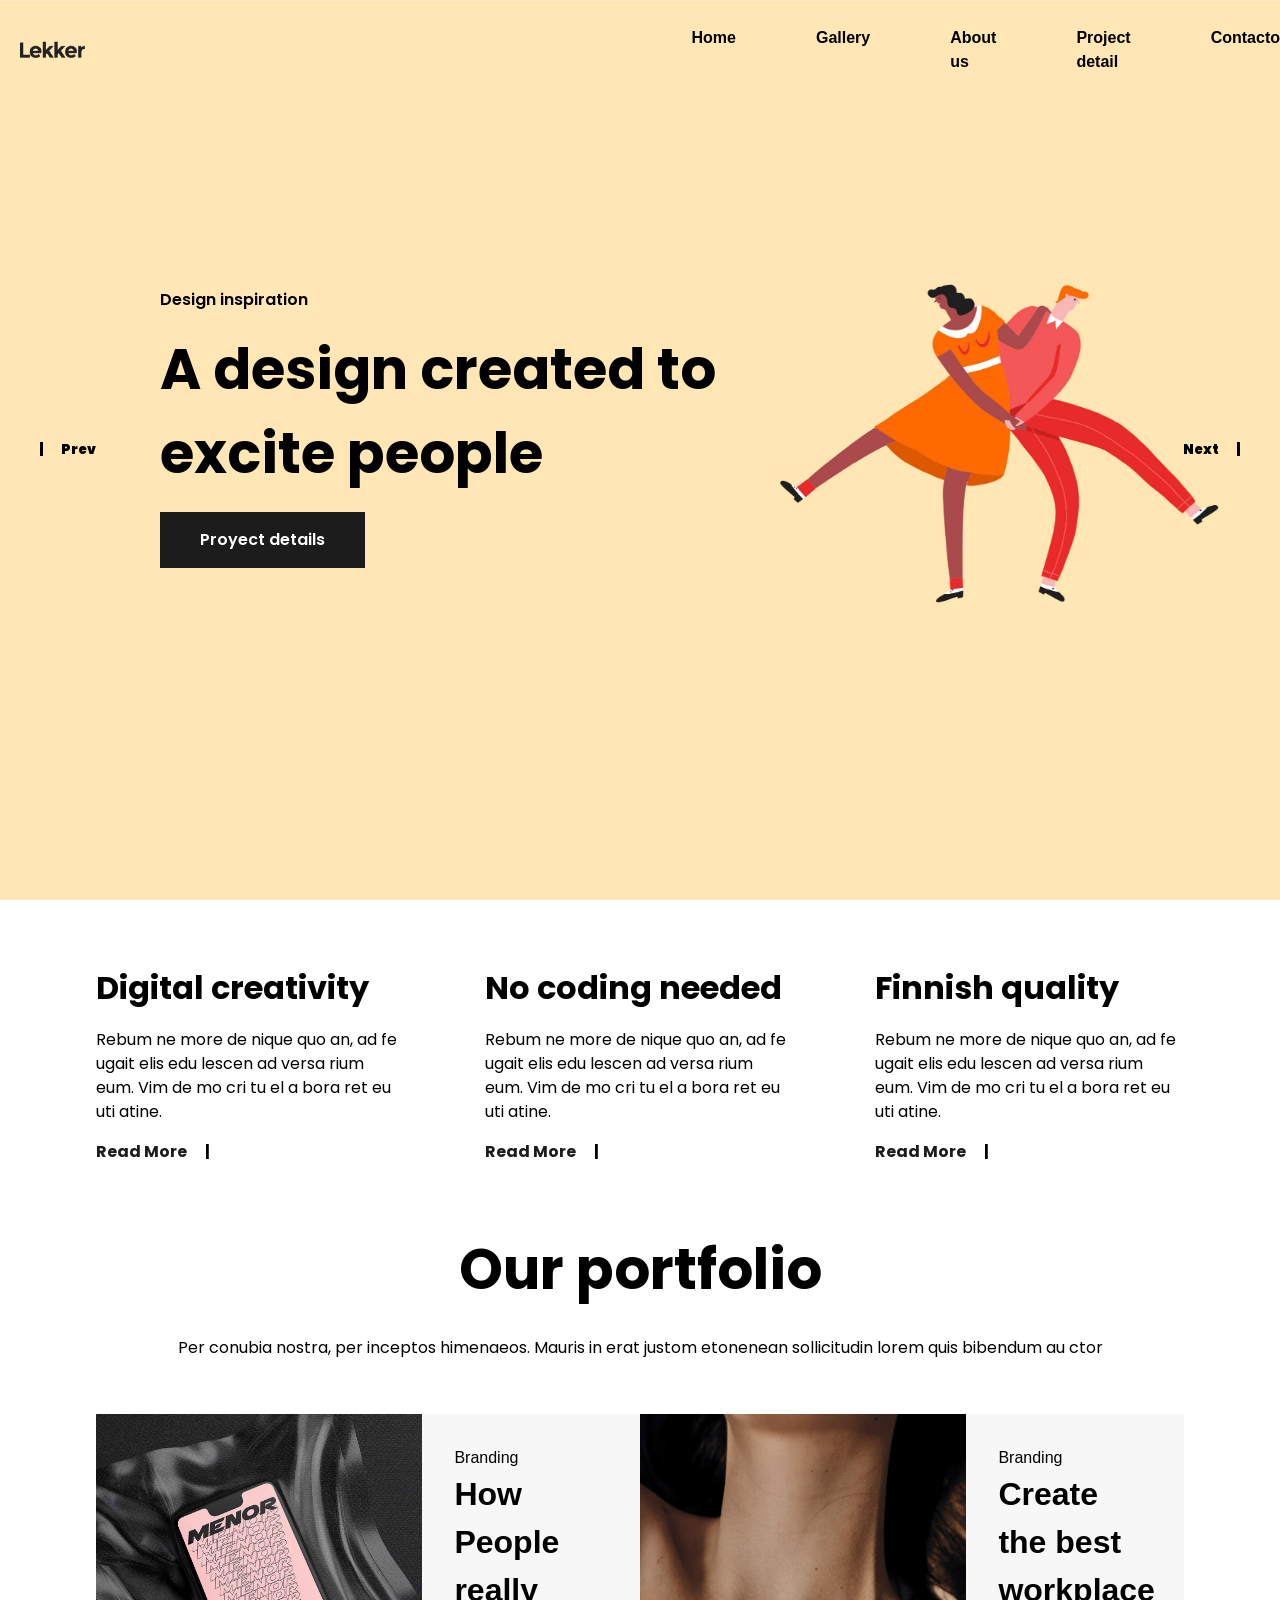
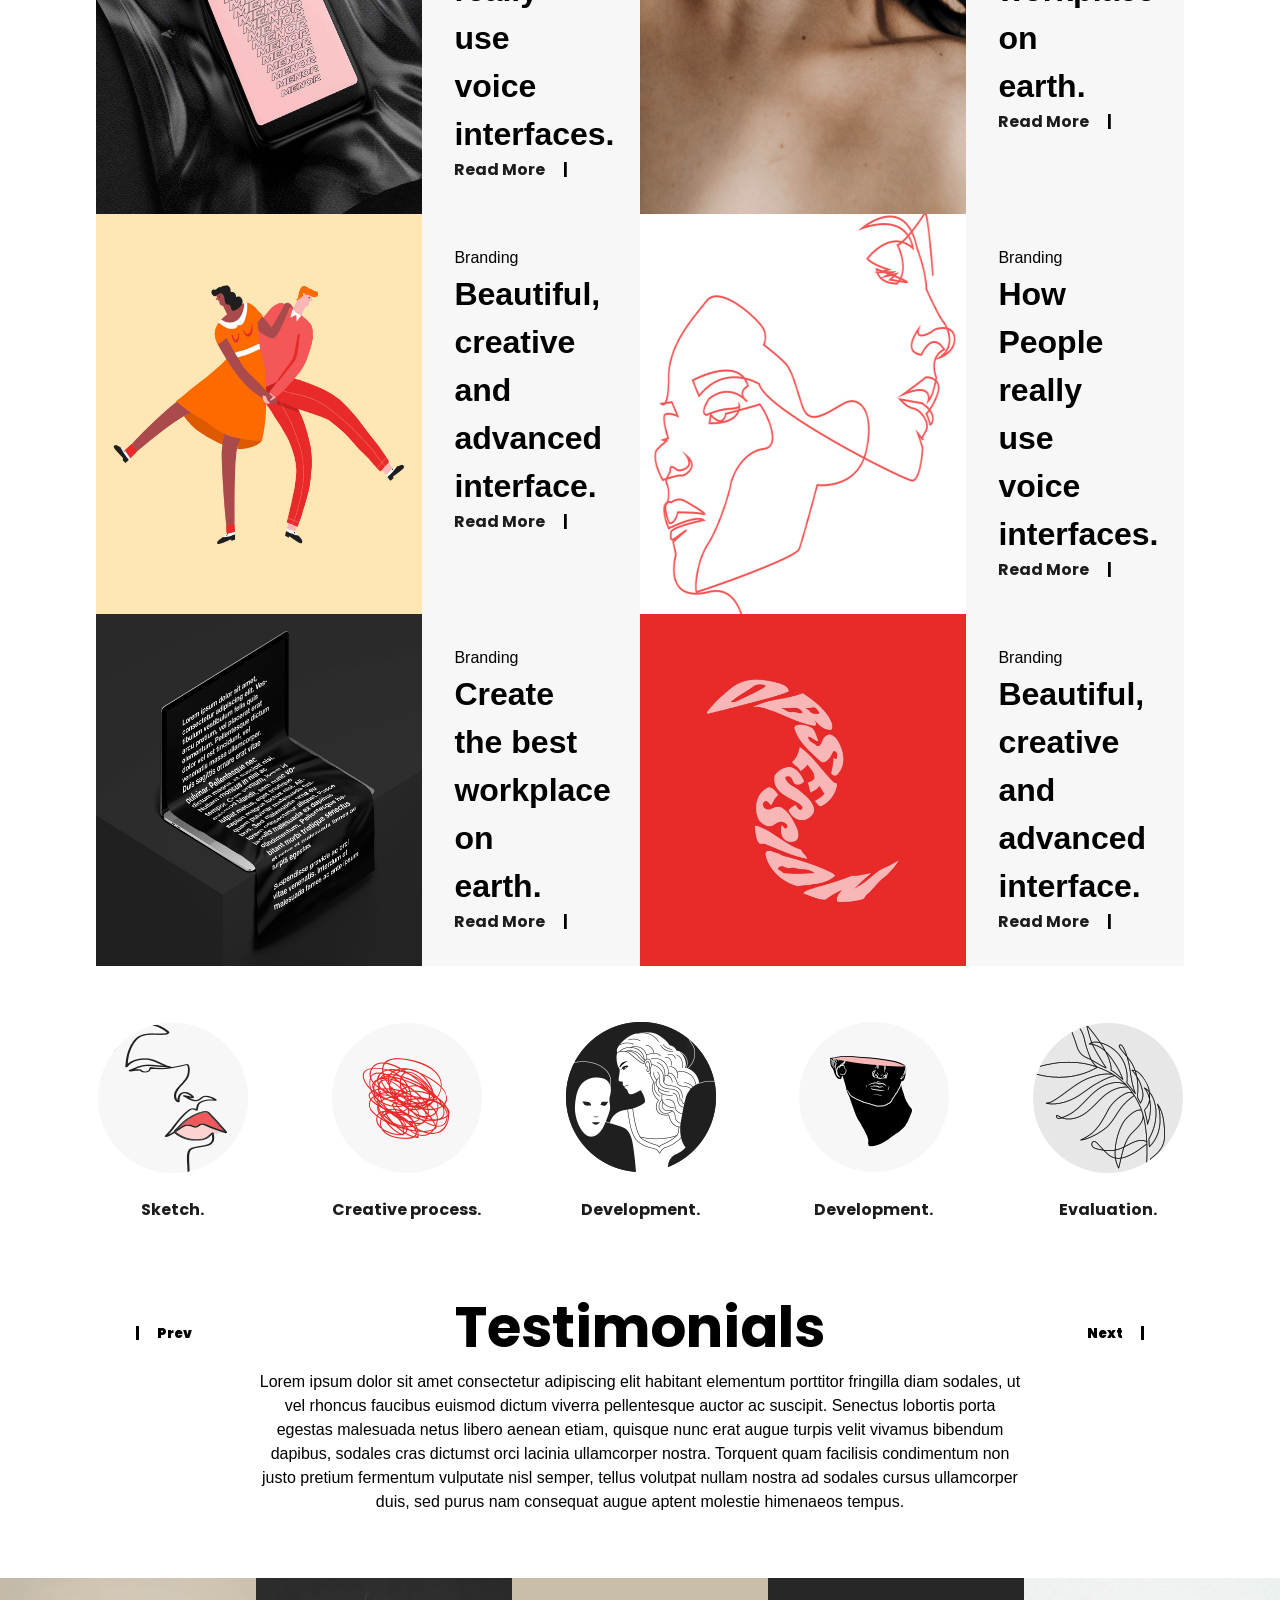
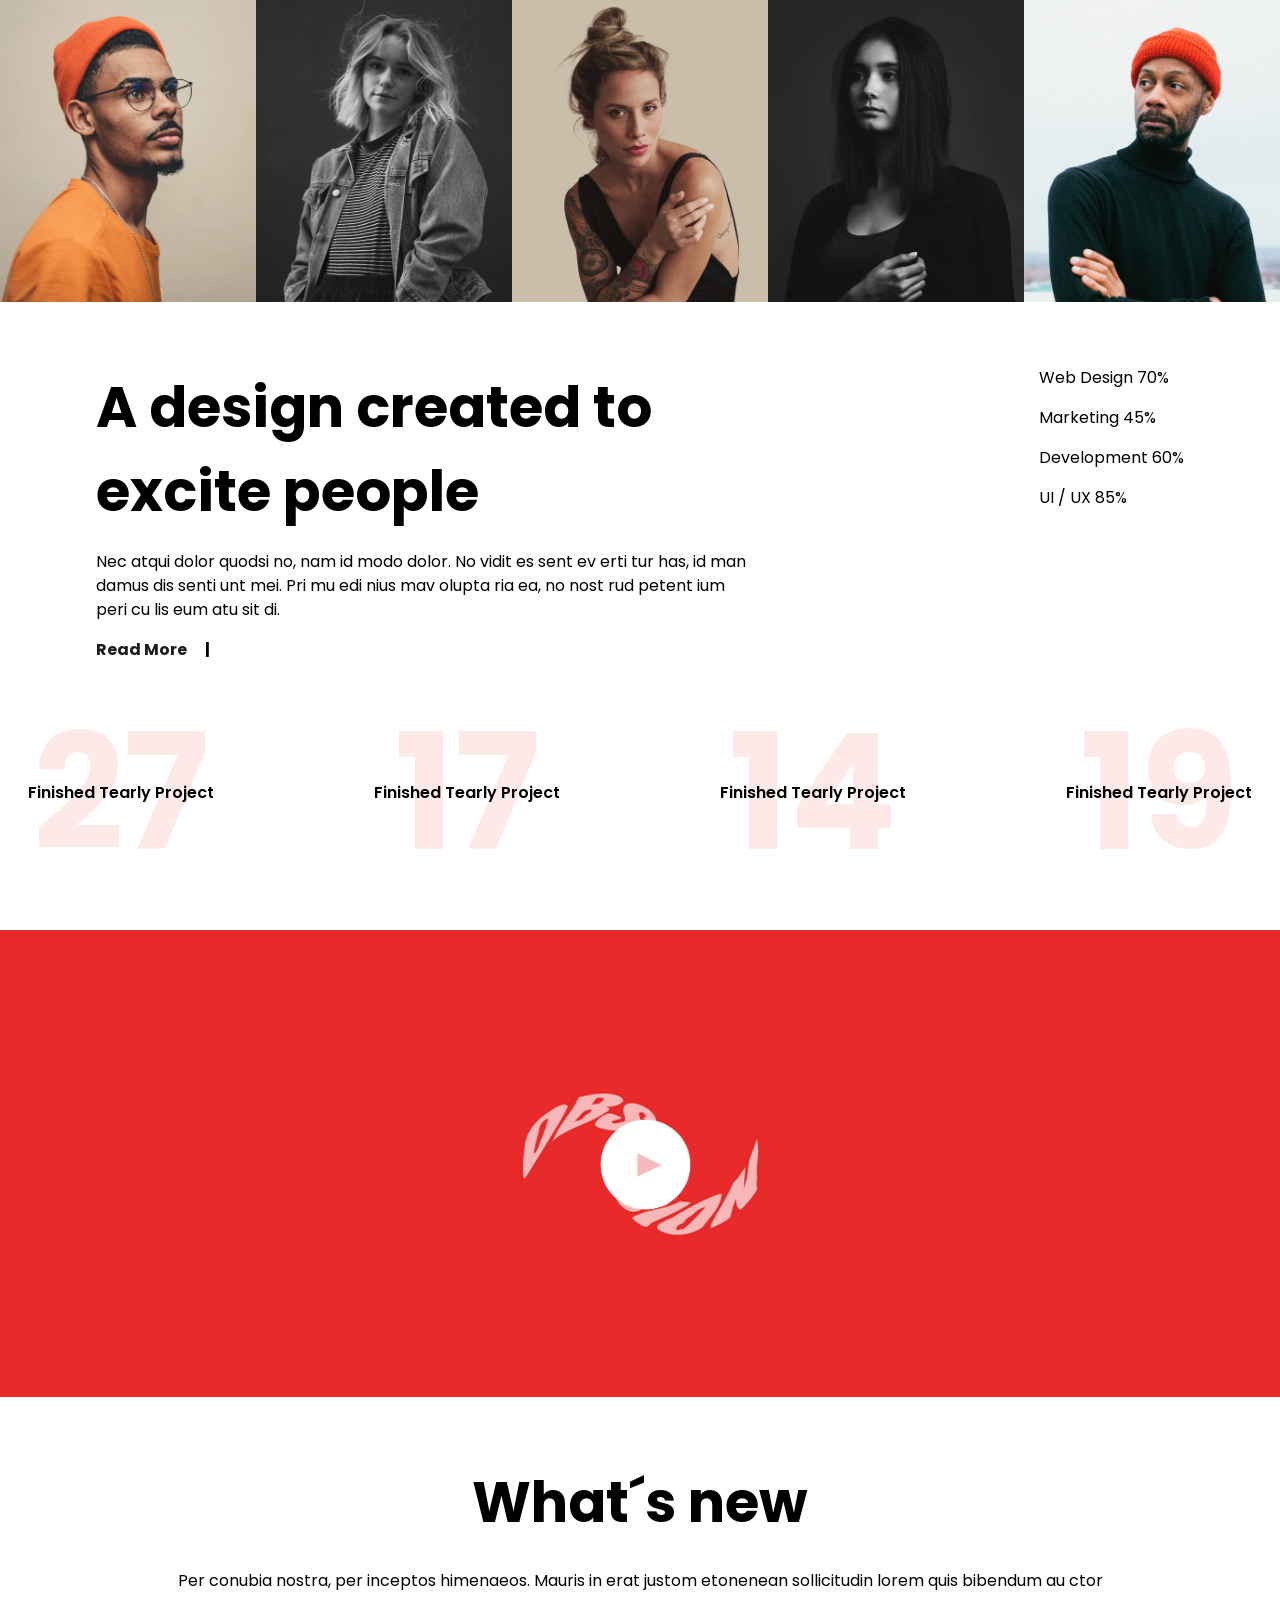
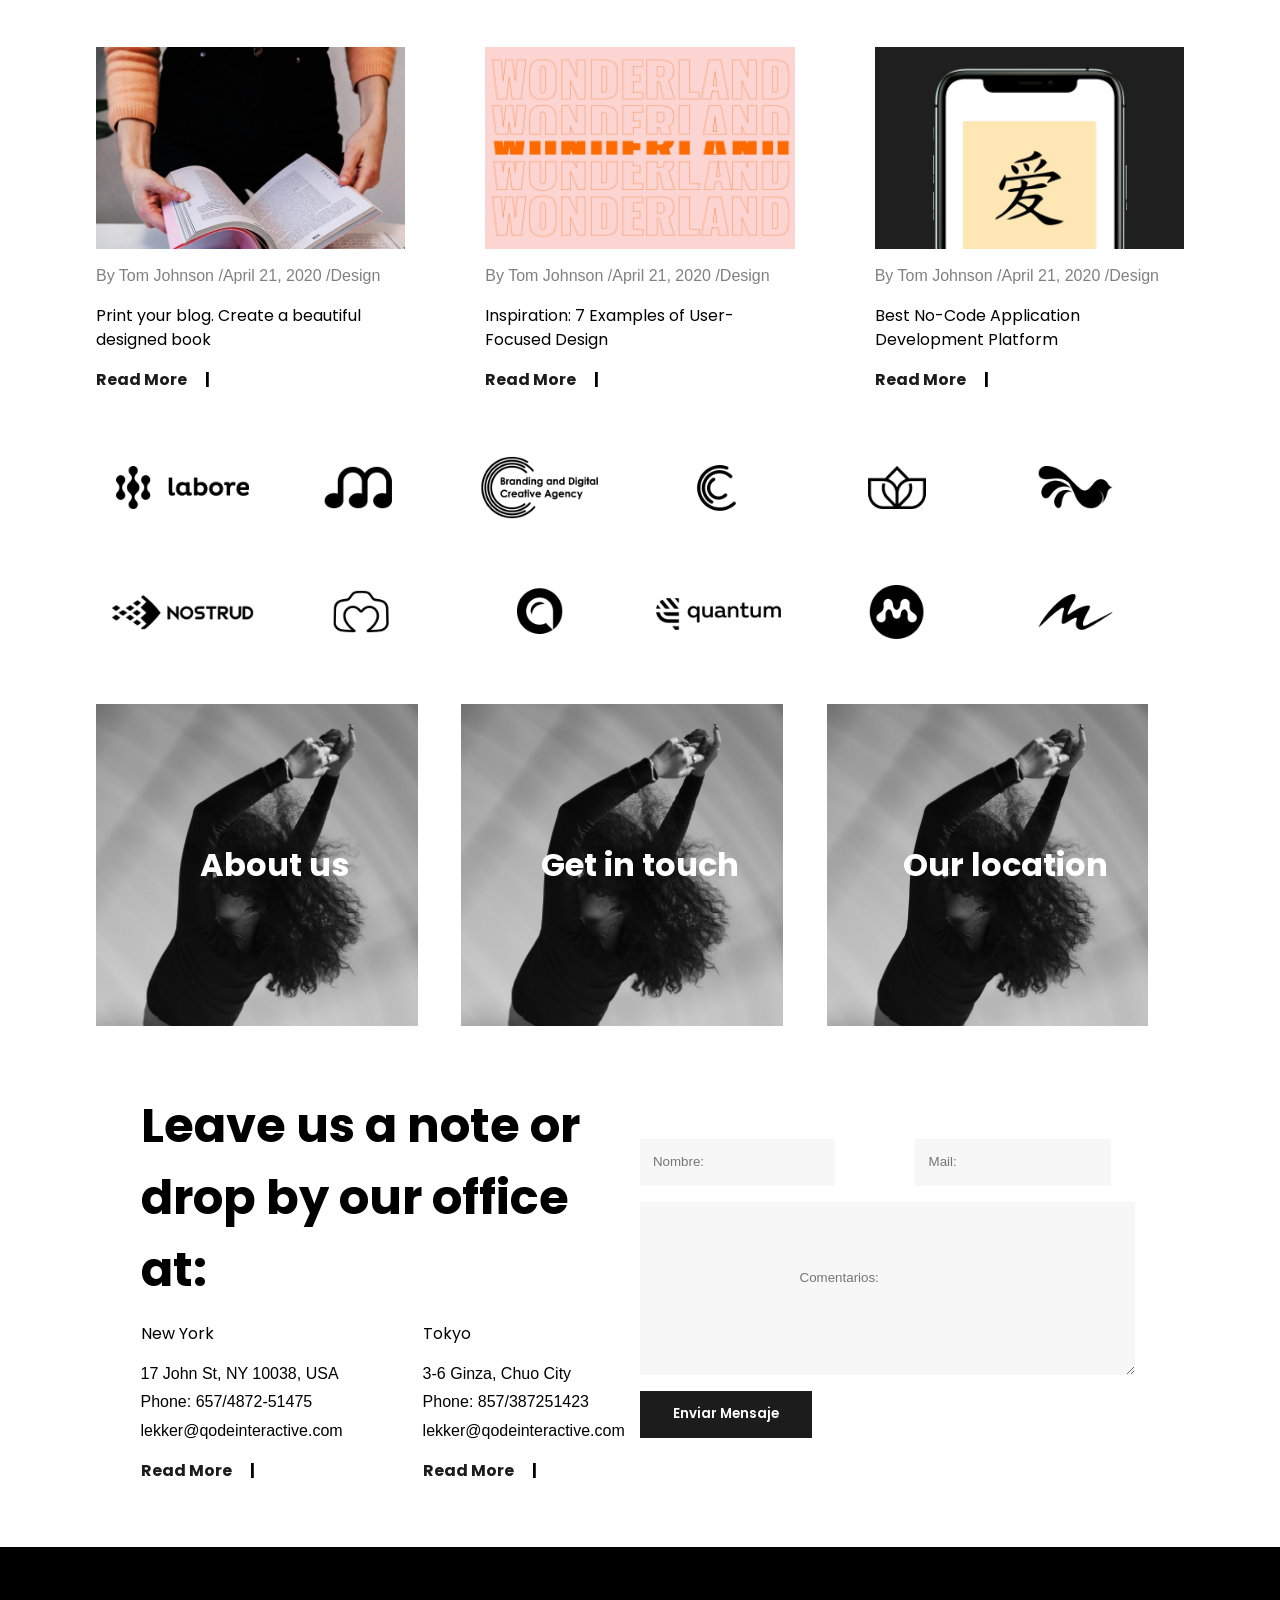
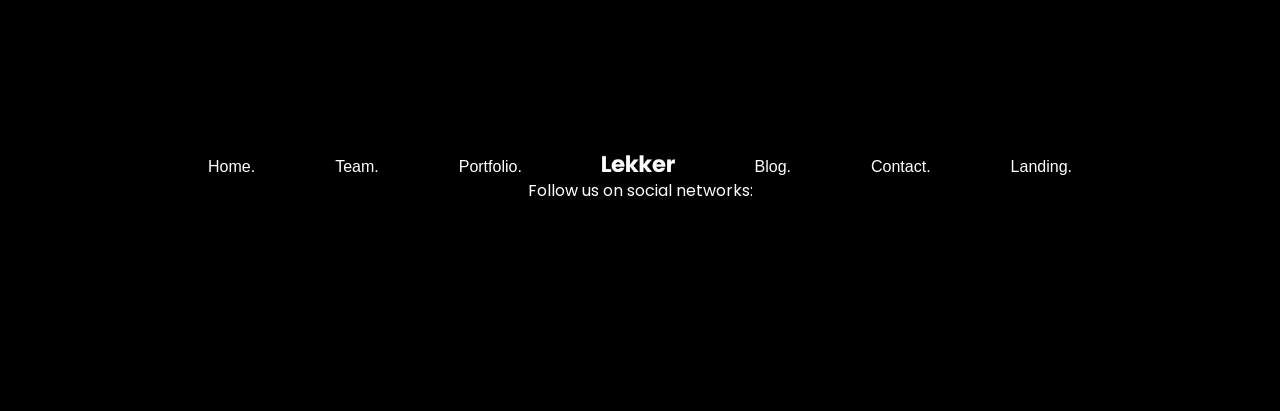
<file: index.html>
<!DOCTYPE html>
<html lang="en">
<head>
    <meta charset="UTF-8">
    <meta name="viewport" content="width=device-width, initial-scale=1.0">
    <title>Home</title>
    <link rel="preconnect" href="https://fonts.googleapis.com">
    <link rel="preconnect" href="https://fonts.gstatic.com" crossorigin>
    <link href="https://fonts.googleapis.com/css2?family=Poppins:ital,wght@0,100;0,200;0,300;0,400;0,500;0,600;0,700;0,800;0,900;1,100;1,200;1,300;1,400;1,500;1,600;1,700;1,800;1,900&display=swap" rel="stylesheet">
    <link rel="stylesheet" href="./assets/css/style.css">
</head>
<body>
      <header class="headerInicio">
         <h1>
            <a href="index.html" class="logo">  
                <img class="logo margenIzq" src="./assets/img/img66.png" alt="logoLekker">
             </a>
        </h1>
        <nav>
            <ul class="flex gap ">
             <li><a href="index.html">Home</a></li>
             <li><a href="gallery.html">Gallery</a></li>
             <li><a href="aboutUs.html">About us</a></li>
             <li><a href="projectDetail.html">Project detail</a></li>
             <li><a href="#contactoHome">Contacto</a></li>
            </ul>
        </nav>
    </header>

    <main>
<!--Los separo todos en sections y cuando tiene más de una división se pone div? -->
<section id="sliderImg" class="contenedorColumna margenAbajo">
                <div id="contenedorSlider" >
            <button id="prev">Prev</button>
            <button id="next">Next</button>
                </div>
                <article id="hero">  <!-- como fondo la imagen. -->
                <div class="contenedorColumna">
                    <h4 class="poppins-semibold">Design inspiration</h4>
                    <h2 class="poppins-bold">A design created to <br> excite people</h2>
                    <a class="botonNegro" href="#">Proyect details</a>
                </div>
            </article>
</section>

        <section id="textos" class="wsetenta flex gap margenAbajo"> 

            <article class="contenedorColumna" > 
                <h3>Digital creativity</h3>
                <p>Rebum ne more de nique quo an, ad fe ugait elis edu lescen ad versa rium eum. Vim de mo cri tu el a bora ret eu uti atine.</p>
                <a class="readMore" href="#">Read More</a>
            </article> 
            <article class="contenedorColumna">
                <h3>No coding needed</h3>
                <p>Rebum ne more de nique quo an, ad fe ugait elis edu lescen ad versa rium eum. Vim de mo cri tu el a bora ret eu uti atine.</p>
                <a class="readMore" href="#">Read More</a>
            </article>
            <article class="contenedorColumna" >
                <h3>Finnish quality</h3>
                <p>Rebum ne more de nique quo an, ad fe ugait elis edu lescen ad versa rium eum. Vim de mo cri tu el a bora ret eu uti atine.</p>
                <a  class="readMore" href="#">Read More</a>
            </article>   
            
        </section>

        <section id="ourPortfolio" class="wsetenta margenAbajo"> 
            <div class="centrar margenAbajo columnaCentrado">
            <h2 class="poppins-bold">Our portfolio</h2>   
            <p>Per conubia nostra, per inceptos himenaeos. Mauris in erat justom etonenean sollicitudin lorem quis bibendum au ctor</p>
           </div>
            <div>
            <article id="textoOurPortfolio">
                
                 
            </article>
               
        <div id="contenedorPortfolio" class="grid flex margenAbajo fondoGris">
             <article  class="wcincuenta flex">
                <img class="imgDinamica wimagen4" src="" alt="img1">
                <div class="wcincuenta paddingPortfolio"> 
                    <a href="projectDetail.html">Branding</a>
                <h3> <a href="projectDetail.html">How People really use voice interfaces.</a> </h3>
                <a  class="readMore" href="#">Read More</a>       
                </div>            
            </article> 
            <article  class="wcincuenta flex">
                <img class="imgDinamica wimagen4" src="" alt="img4">
               <div class="wcincuenta paddingPortfolio">
                    <a href="projectDetail.html">Branding</a>
                <h3>
                <a href="projectDetail.html">Create the best workplace on earth.</a></h3>
                <a  class="readMore" href="#">Read More</a>       
                </div> 
            </article> 
            <article  class="wcincuenta flex">
                <img class="imgDinamica wimagen4" src="" alt="img7">
                <div class="wcincuenta paddingPortfolio">
                    <a href="projectDetail.html">Branding</a>
                <h3>
                <a href="projectDetail.html">Beautiful, creative and advanced interface.</a></h3>
                <a  class="readMore" href="#">Read More</a>       
                </div>             
            </article> 
            <article  class="wcincuenta flex">
                <img class="imgDinamica wimagen4" src="" alt="img10">
                <div class="wcincuenta paddingPortfolio">
                    <a href="projectDetail.html">Branding</a>
                <h3>
                <a href="projectDetail.html">How People really use voice interfaces.</a></h3>
                <a class="readMore" href="#">Read More</a>       
                </div>            
            </article> 
            <article class="wcincuenta flex">
                <img class="imgDinamica wimagen4" src="" alt="img13">
               <div class="wcincuenta paddingPortfolio">
                    <a href="projectDetail.html">Branding</a>
                <h3>
                <a href="projectDetail.html">Create the best workplace on earth.</a></h3>
                <a  class="readMore" href="#">Read More</a>       
                </div>         
            </article> 
            <article  class="wcincuenta flex">
                <img class="imgDinamica wimagen4" src="" alt="img16">
                <div class="wcincuenta paddingPortfolio">
                    <a href="projectDetail.html">Branding</a>
                <h3>
                <a href="projectDetail.html">Beautiful, creative and advanced interface.</a></h3>
                <a class="readMore" href="#">Read More</a>       
                </div>         
            </article> 
        </div>   
        <div class="flex gap">
            <article id="imagenRedonda" class="columnaCentrado" > <!-- usarlo como el filtro -->
                <a href="#"><img class="imgDinamicaC" src="" alt="img25"></a>
                <a class="textoImagenRedonda" href="projectDetail.html">Sketch.</a>
            </article>
            <article id="imagenRedonda" class="columnaCentrado"> <!-- usarlo como el filtro -->
                <a href="#"><img class="imgDinamicaC" src="" alt="img26"></a>
                <a class="textoImagenRedonda" href="projectDetail.html">Creative process.</a>
            </article>
            <article id="imagenRedonda" class="columnaCentrado"> <!-- usarlo como el filtro -->
                <a href="#"><img class="imgDinamicaC" src="" alt="img27"></a>
                <a class="textoImagenRedonda" href="projectDetail.html">Development.</a>
            </article>
            <article id="imagenRedonda" class="columnaCentrado"> <!-- usarlo como el filtro -->
                <a href="#"><img class="imgDinamicaC" src="" alt="img28"></a>
                <a class="textoImagenRedonda" href="projectDetail.html">Development.</a>
            </article>
            <article id="imagenRedonda" class="columnaCentrado"> <!-- usarlo como el filtro -->
                <a href="#"><img class="imgDinamicaC" src="" alt="img29"></a>
                <a class="textoImagenRedonda" href="projectDetail.html">Evaluation.</a>
            </article>
            </div>
        </section>

        <section id="testimonios" class="centrar margenAbajo wsetenta">  
            <div id="sliderTestimonios" >
            <button id="prevTestimonio">Prev</button>
            <button id="nextTestimonio">Next</button>
                </div>
                <h2 class="poppins-bold">Testimonials</h2>
                <div id="contenidoTestimonio" class="columnaCentrado "></div>
        </section>

        <section id="us" class="margenAbajo">
            <div class="flex wcien">
                <article class="overlay-container">
                    <div>
                <img class="wimagen2 imgUs" src="" alt="img30">
                <div class="overlay">
                    <p class="textoBlanco margenAbajo poppins-extrabold">Designer <br> </p>
                    <p class="textoBlanco"> <br> Melvin Soto</p>
                </div>
                </article>
                <article class="overlay-container">
                    <div>
                <img class="wimagen2 imgUs" src="" alt="img31">
                <div class="overlay">
                    <p class="textoBlanco margenAbajo poppins-extrabold">Photographer <br> </p>
                    <p class="textoBlanco"> <br> Bernice Ellis</p>
                </div>
                </article>
                <article class="overlay-container">
                    <div>
                <img class="wimagen2 imgUs" src="" alt="img32">
                <div class="overlay">
                    <p class="textoBlanco margenAbajo poppins-extrabold">Designer <br> </p>
                    <p class="textoBlanco"> <br> Jemma Butron</p>
                </div>
                </article>
                <article class="overlay-container">
                    <div>
                <img class="wimagen2 imgUs" src="" alt="img33">
                <div class="overlay">
                    <p class="textoBlanco margenAbajo poppins-extrabold">Designer <br> </p>
                    <p class="textoBlanco"> <br> Sonia Caldwell</p>
                </div>
                </article>
                <article class="overlay-container">
                    <div>
                <img class="wimagen2 imgUs" src="" alt="img34">
                <div class="overlay">
                    <p class="textoBlanco margenAbajo poppins-extrabold">Art director <br> </p>
                    <p class="textoBlanco"> <br> Alberto Bowers</p>
                </div>
                </article>
            
            </div>
        </section>
        <section class="wsetenta margenAbajo">
    <div class="flex margenAbajo" >
            <article class="wcincuenta contenedorColumna">
                <h2 class="poppins-bold">A design created to <br> excite people</h2>
                <p>Nec atqui dolor quodsi no, nam id modo dolor. No vidit es sent ev erti tur has, id man damus dis senti unt mei. Pri mu edi nius mav olupta ria ea, no nost rud petent ium peri cu lis eum atu sit di.</p>
                <a class="readMore" href="#">Read More</a>
            </article>
            <article class="wcincuenta contenedorColumna">
                <p>Web Design 70%</p>
    <p>Marketing 45%</p>
    <p>Development 60%</p>
    <p>UI / UX 85%</p>
                <!-- Este para los textos de al lado.-->
            </article>

</div>
 </section>
        <section class="margenAbajo">
            <div class="flex gapNumerosGrandes margenAbajo">   <!-- para ordenarlos -->
            
                <!-- Acá irían los números más sus textos. Uno para cada.-->
                 <article>
                    <div class="contenedorNumeros">
                        <p class="numerosGrandes">27</p>
                    <p class="textoAdelante poppins-semibold">Finished Tearly Project</p>
                    
                    </div>
                 </article>
                 <article>
                    <div class="contenedorNumeros">
                        <p class="numerosGrandes">17</p>
                    <p class="textoAdelante poppins-semibold">Finished Tearly Project</p>
                    
                    </div>
                 </article>
                 <article>
                    <div class="contenedorNumeros">
                        <p class="numerosGrandes">14</p>
                    <p class="textoAdelante poppins-semibold">Finished Tearly Project</p>
                    
                    </div>
                 </article>
                 <article>
                    <div class="contenedorNumeros">
                        <p class="numerosGrandes">19</p>
                    <p class="textoAdelante poppins-semibold">Finished Tearly Project</p>
                    
                    </div>
                 </article>
            </div>
        </section>
            
       
        <section id="videoHome" >
            <div class="margenAbajo wcien contenedor">
                <img class="wcien" src="./assets/img/img69.jpg" alt="">
             <a class="hijo wimagen6" href="">
                <img  src="./assets/img/img78.png" alt="">
             </a>
             
             </div>
        </section>
        <section id="whatsNew" class="wsetenta margenAbajo" > <!-- whats new-->
            <div class="centrar margenAbajo columnaCentrado">
            <h2 class="poppins-bold" >What´s new</h2>
                    <p>Per conubia nostra, per inceptos himenaeos. Mauris in erat justom etonenean sollicitudin lorem quis bibendum au ctor</p>
             </div>  
            <div class="flex gap ">
                <article >  <!-- uno para cada. -->
                        <img class="wimagen1 margenAbajo" src="./assets/img/img35.jpg" alt="img35">
                        <div class="contenedorColumna">
                        <div class="flex">
                        <a class="textoGris" href="#">By Tom Johnson / </a>
                        <a class="textoGris" href="#"> April 21, 2020 / </a>
                        <a class="textoGris" href="#"> Design</a>   <!-- los textos que son links-->
                        </div>
                        <p> Print your blog. Create a beautiful designed book </p>
                        <a class="readMore" href="#">Read More</a>
                        </div>
                </article>
                 <article>  <!-- uno para cada. -->
                        <img class="wimagen1 margenAbajo" src="./assets/img/img36.jpg" alt="img36">
                        <div class="contenedorColumna">
                        <div class="flex">
                        <a class="textoGris" href="#">By Tom Johnson / </a>
                        <a class="textoGris" href="#"> April 21, 2020 / </a>
                        <a class="textoGris" href="#"> Design</a> <!-- los textos que son links-->
                        </div>
                        <p>Inspiration: 7 Examples of User-Focused Design </p>
                        <a class="readMore" href="#">Read More</a>
                        </div>
                </article>
                <article>  <!-- uno para cada. -->
                        <img class="wimagen1 margenAbajo" src="./assets/img/img37.jpg" alt="img37">
                        <div class="contenedorColumna">
                        <div class="flex">
                        <a class="textoGris" href="#">By Tom Johnson / </a>
                        <a class="textoGris" href="#"> April 21, 2020 / </a>
                        <a class="textoGris" href="#"> Design</a> <!-- los textos que son links-->
                        </div>
                        <p> Best No-Code Application Development Platform </p>
                        <a class="readMore" href="#">Read More</a>
                        </div>
                </article>
            </div>
            </section>
        <section id="marcas" class="wsetenta" >
              <div class="wrap">
             <a href="#">
                    <img class="marcas " src="./assets/img/img38.png" alt="img38">
                    </a>
              <a href="#">
                    <img class="marcas" src="./assets/img/img39.png" alt="img39">
                    </a>
               <a href="#">
                    <img class="marcas" src="./assets/img/img40.png" alt="img40">
                    </a>
                <a href="#">
                    <img class="marcas" src="./assets/img/img41.png" alt="img41">
                    </a>
              <a href="#">
                    <img class="marcas" src="./assets/img/img42.png" alt="img42">
                    </a>
             <a href="#">
                    <img class="marcas" src="./assets/img/img43.png" alt="img43">
                    </a>
              <a href="#">
                    <img class="marcas" src="./assets/img/img44.png" alt="img44">
                    </a>
              <a href="#">
                    <img class="marcas" src="./assets/img/img45.png" alt="img45">
                    </a>
             <a href="#">
                    <img class="marcas" src="./assets/img/img46.png" alt="img46">
                    </a>
              <a href="#">
                    <img class="marcas" src="./assets/img/img47.png" alt="img47">
                    </a>
             <a href="#">
                    <img class="marcas" src="./assets/img/img48.png" alt="img48">
                    </a>
              <a href="#">
                    <img class="marcas" src="./assets/img/img49.png" alt="img49">
                    </a>
              </div>  
        </section>   
        <section class="wsetenta margenAbajo">    
                <div class="flex gapImagenes">
                      <article> 
                        <div class="contenedorNumeros">
                             <a href="aboutUs.html">
                    <img class="wimagen3 textoAdelante " src="./assets/img/img14.jpg" alt="img52">
                    </a>
                             <h3 class="textoBlanco">About us</h3>
                    </div>
                        </article>
                        <article>  
                            <div class="contenedorNumeros">
                    <a href="aboutUs.html">
                    <img class="wimagen3 textoAdelante" src="./assets/img/img14.jpg" alt="img53">
                    </a>
                    <h3 class="textoBlanco">Get in touch</h3>
                    </div>
                        </article>
                        <article>  
                            <div class="contenedorNumeros">
                    <a href="aboutUs.html">
                    <img class="wimagen3 textoAdelante" src="./assets/img/img14.jpg" alt="img54">
                    </a>
                    <h3 class="textoBlanco">Our location</h3>
                    </div>
                        </article>
                </div>
        
        </section>
        <section id="contactoHome" class="wsetenta flex"> <!-- Contacto -->
            <div class="flex wsetenta">
                <article class="contenedorColumna">
                <h2>Leave us a note or <br>drop by our office at:</h2>
                <div class="flex gap">
                    <div class="contenedorColumna">
                <p>New York</p>
                <div class="datosContacto">
                <a href="#">17 John St, NY 10038, USA</a>
                <a href="#">Phone: 657/4872-51475</a>
                <a href="#">lekker@qodeinteractive.com</a>
                </div>
                <a class="readMore" href="#">Read More</a>
                    </div>
                    <div class="contenedorColumna">
                 <p>Tokyo</p>
                 <div class="datosContacto">
                <a href="#">3-6 Ginza, Chuo City</a>
                <a href="#">Phone: 857/387251423</a>
                <a href="#">lekker@qodeinteractive.com</a>
                </div>
                <a class="readMore" href="#">Read More</a>
                     </div>
                </div>
                </article>
            <article >
                <form class="margenArriba" action="" >
                    <div class="flex gap">
                    <input class="input" type="text" placeholder="Nombre:">
                    <input class="input" type="mail" name="mail" id="mail" placeholder="Mail:">
                    </div>
                    <textarea class="textarea" placeholder="Comentarios:"></textarea>
                <button class="botonNegro">Enviar Mensaje</button>
                </form>
            </article>
            </div>
        </section> 
    </main> 

    <footer>
        <div >
        <article>
            <div class="flex gap">
            <a class="blanco" href="index.html">Home.</a>
            <a class="blanco" href="#us">Team.</a>
            <a class="blanco" href="#ourPortfolio">Portfolio.</a>
            <a href="index.html" class="logo">  
                <img class="margenLogo margenAbajo" src="./assets/img/img65.png" alt="logoFooter">
             </a>
            <a class="blanco" href="#">Blog.</a>
            <a class="blanco" href="#contactoHome">Contact.</a>
            <a class="blanco" href="#">Landing.
            </a>
            </div>
            </article>
            <article>
                <p>Follow us on social networks:</p>
                <!-- links con imagenes a redes sociales. -->
            </article>
        </div>
    </footer>
    
<script src="index.js">
</script>
</body>
</html>
</file>
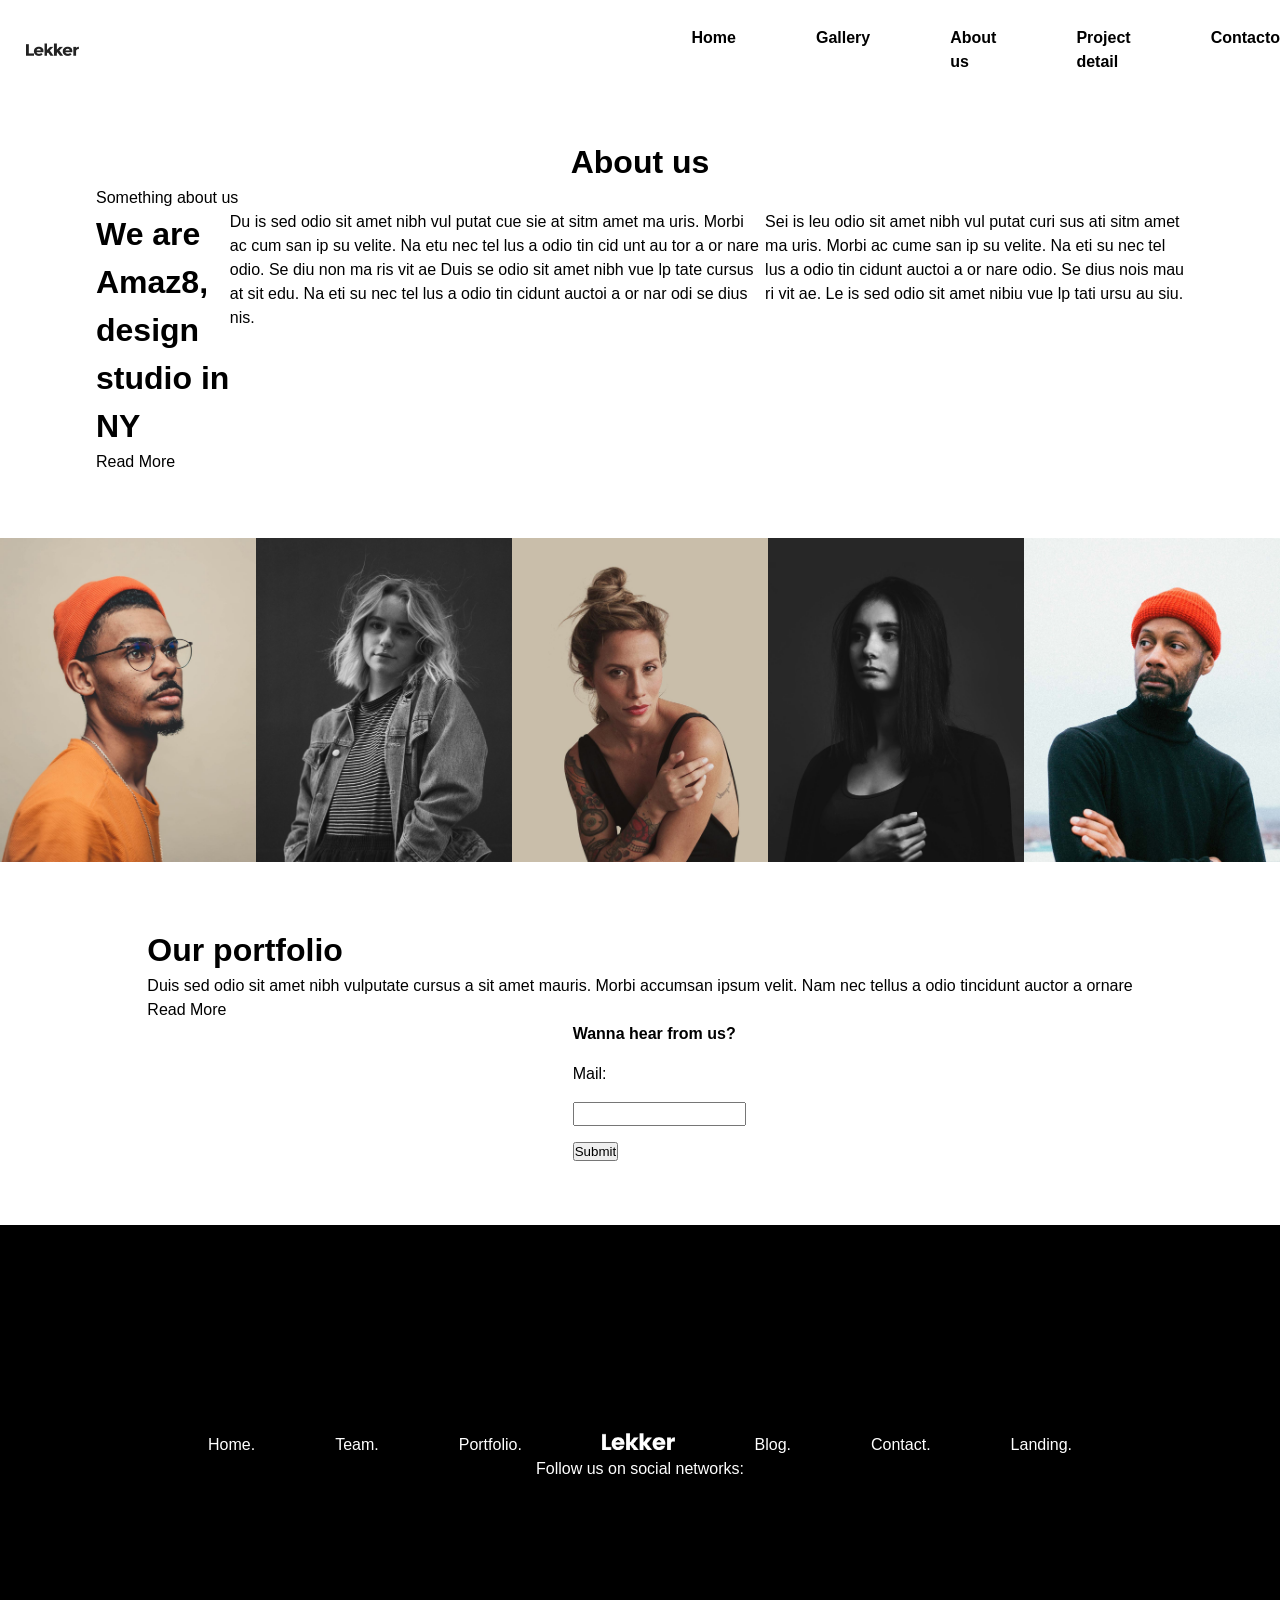
<file: aboutUs.html>
<!DOCTYPE html>
<html lang="en">
<head>
    <meta charset="UTF-8">
    <meta name="viewport" content="width=device-width, initial-scale=1.0">
    <link rel="stylesheet" href="./assets/css/style.css">
    <title>About us</title>
</head>
<body>
       <header class="margenAbajo">
         <h1 class="margenIzqPD">
            <a href="index.html" class="logo">  
                <img class="logo" src="./assets/img/img66.png" alt="logoLekker">
             </a>
        </h1>
        <nav>
            <ul class="flex gap">
             <li><a href="index.html">Home</a></li>
             <li><a href="gallery.html">Gallery</a></li>
             <li><a href="aboutUs.html">About us</a></li>
             <li><a href="projectDetail.html">Project detail</a></li>
             <li><a href="#contacto">Contacto</a></li>
            </ul>
        </nav>
    </header>

    <main>
        
                <h1>About us</h1>
    
    <section class="wsetenta margenAbajo">
    <div >
        <article>
                <p>Something about us</p>
            <div class="flex">
                <h3>We are Amaz8, design studio in NY</h3>
                <p>Du is sed odio sit amet nibh vul putat cue sie at sitm amet ma uris. Morbi ac cum san ip su velite. Na etu nec tel lus a odio tin cid unt au tor a or nare odio. Se diu non ma ris vit ae Duis se odio sit amet nibh vue lp tate cursus at sit edu. Na eti su nec tel lus a odio tin cidunt auctoi a or nar odi se dius nis. </p>

                <p>Sei is leu odio sit amet nibh vul putat curi sus ati sitm amet ma uris. Morbi ac cume san ip su velite. Na eti su nec tel lus a odio tin cidunt auctoi a or nare odio. Se dius nois mau ri vit ae. Le is sed odio sit amet nibiu vue lp tati ursu au siu.</p>
            </div>
                <a href="#">Read More</a>
        </article>
        
    </div>
    </section>
              <section id="us" class="margenAbajo">
            <div class="flex wcien">
                <article class="overlay-container">
                
                <img class="wimagen2 imgUs" src="" alt="img30">
                <div class="overlay">
                    <p class="textoBlanco margenAbajo poppins-extrabold">Designer <br> </p>
                    <p class="textoBlanco"> <br> Melvin Soto</p>
                </div>
                </article>
                <article class="overlay-container">
                    
                <img class="wimagen2 imgUs" src="" alt="img31">
                <div class="overlay">
                    <p class="textoBlanco margenAbajo poppins-extrabold">Photographer <br> </p>
                    <p class="textoBlanco"> <br> Bernice Ellis</p>
                </div>
                </article>
                <article class="overlay-container">
                    
                <img class="wimagen2 imgUs" src="" alt="img32">
                <div class="overlay">
                    <p class="textoBlanco margenAbajo poppins-extrabold">Designer <br> </p>
                    <p class="textoBlanco"> <br> Jemma Butron</p>
                </div>
                </article>
                <article class="overlay-container">
                   
                <img class="wimagen2 imgUs" src="" alt="img33">
                <div class="overlay">
                    <p class="textoBlanco margenAbajo poppins-extrabold">Designer <br> </p>
                    <p class="textoBlanco"> <br> Sonia Caldwell</p>
                </div>
                </article>
                <article class="overlay-container">
                   
                <img class="wimagen2 imgUs" src="" alt="img34">
                <div class="overlay">
                    <p class="textoBlanco margenAbajo poppins-extrabold">Art director <br> </p>
                    <p class="textoBlanco"> <br> Alberto Bowers</p>
                </div>
                </div>
                </article>
            </section>
            <section>
            <article>
                <h3>Our portfolio</h3>
                <p>Duis sed odio sit amet nibh vulputate cursus a sit amet mauris. Morbi accumsan ipsum velit. Nam nec tellus a odio tincidunt auctor a ornare</p>
                <a href="#">Read More</a>
            </article>
            </section>

            <form id="contacto">
                <h4>Wanna hear from us?</h4>
                <label for="mail">Mail:</label>
                    <input type="mail" name="mail" id="mail">
                    <input type="submit">
            </form>
        
         
    </main>

    <footer>
        <div >
        <article>
            <div class="flex gap">
            <a class="blanco" href="index.html">Home.</a>
            <a class="blanco" href="#us">Team.</a>
            <a class="blanco" href="#ourPortfolio">Portfolio.</a>
            <a href="index.html" class="logo">  
                <img class="margenLogo margenAbajo" src="./assets/img/img65.png" alt="logoFooter">
             </a>
            <a class="blanco" href="#">Blog.</a>
            <a class="blanco" href="#contactoHome">Contact.</a>
            <a class="blanco" href="#">Landing.
            </a>
            </div>
            </article>
            <article>
                <p>Follow us on social networks:</p>
                <!-- links con imagenes a redes sociales. -->
            </article>
        </div>
    </footer>
    <script src="aboutUs.js">
   
    </script>
</body>
</html>
</file>
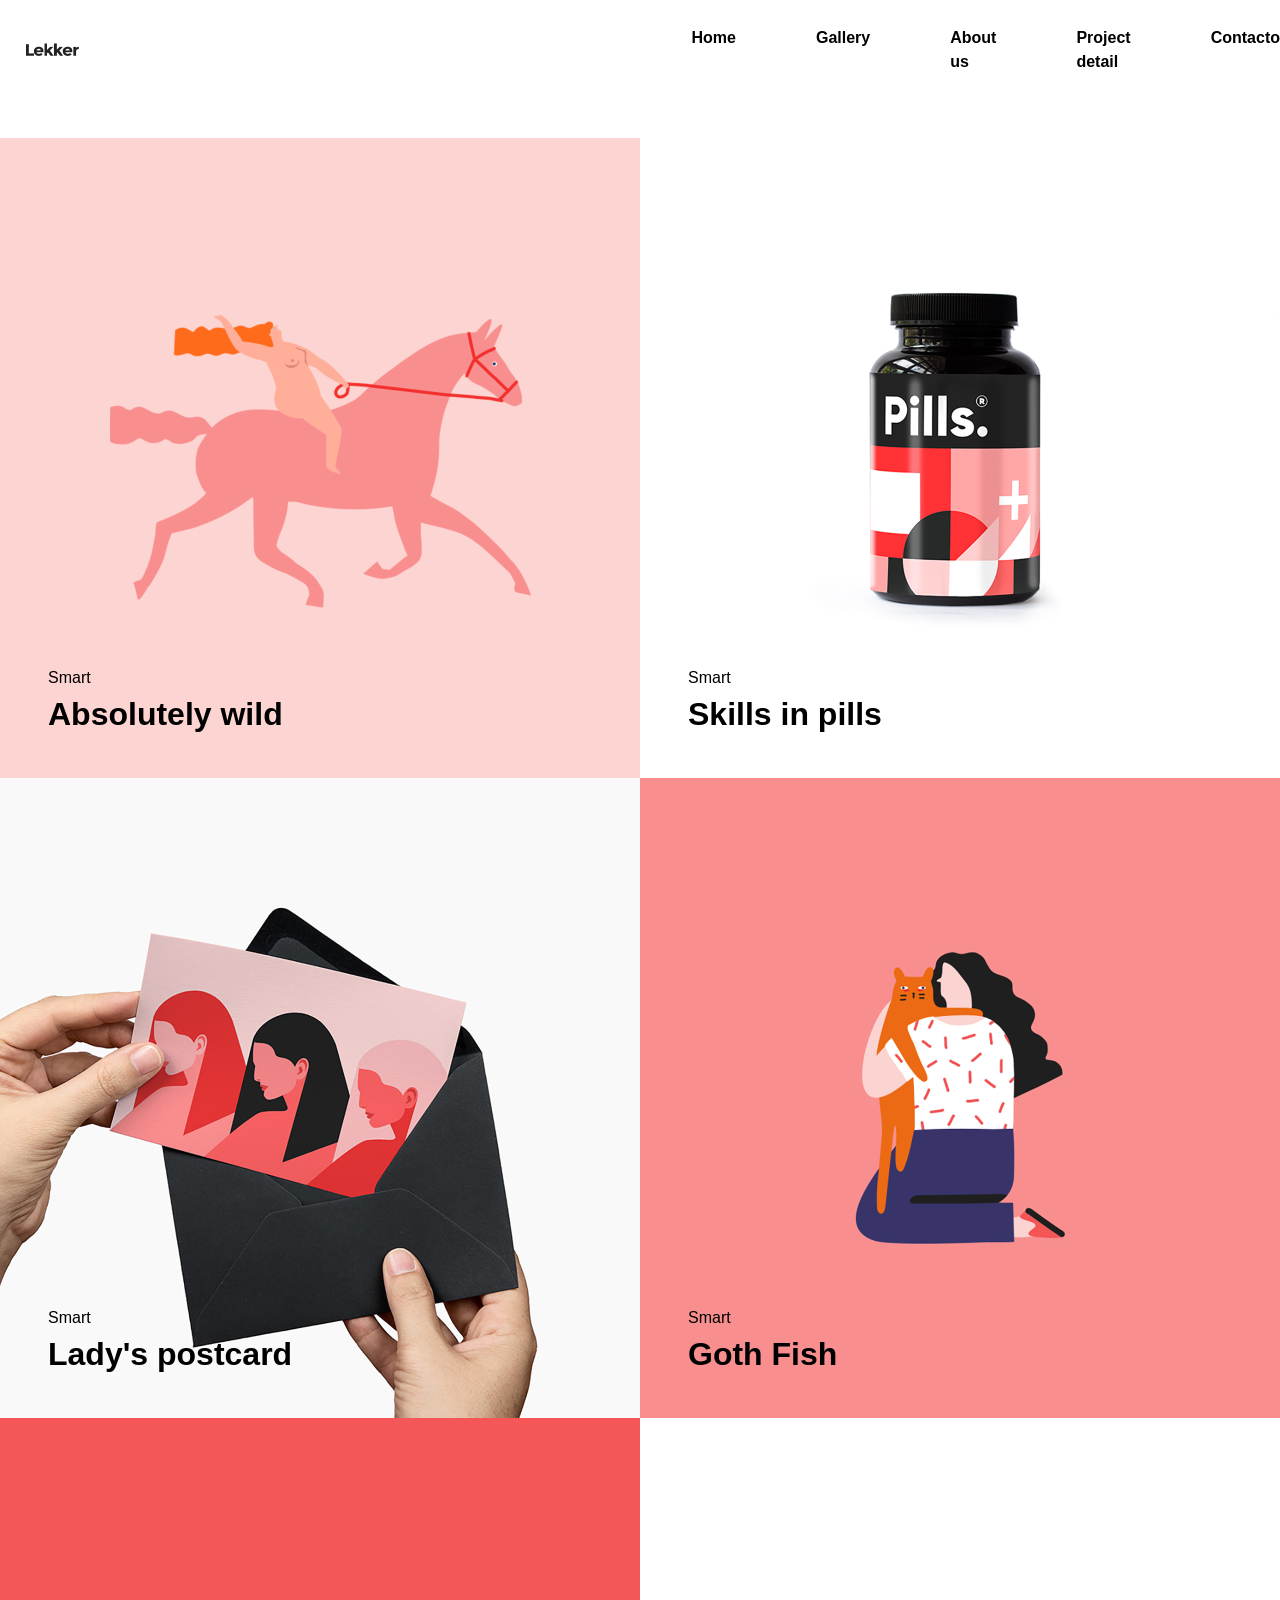
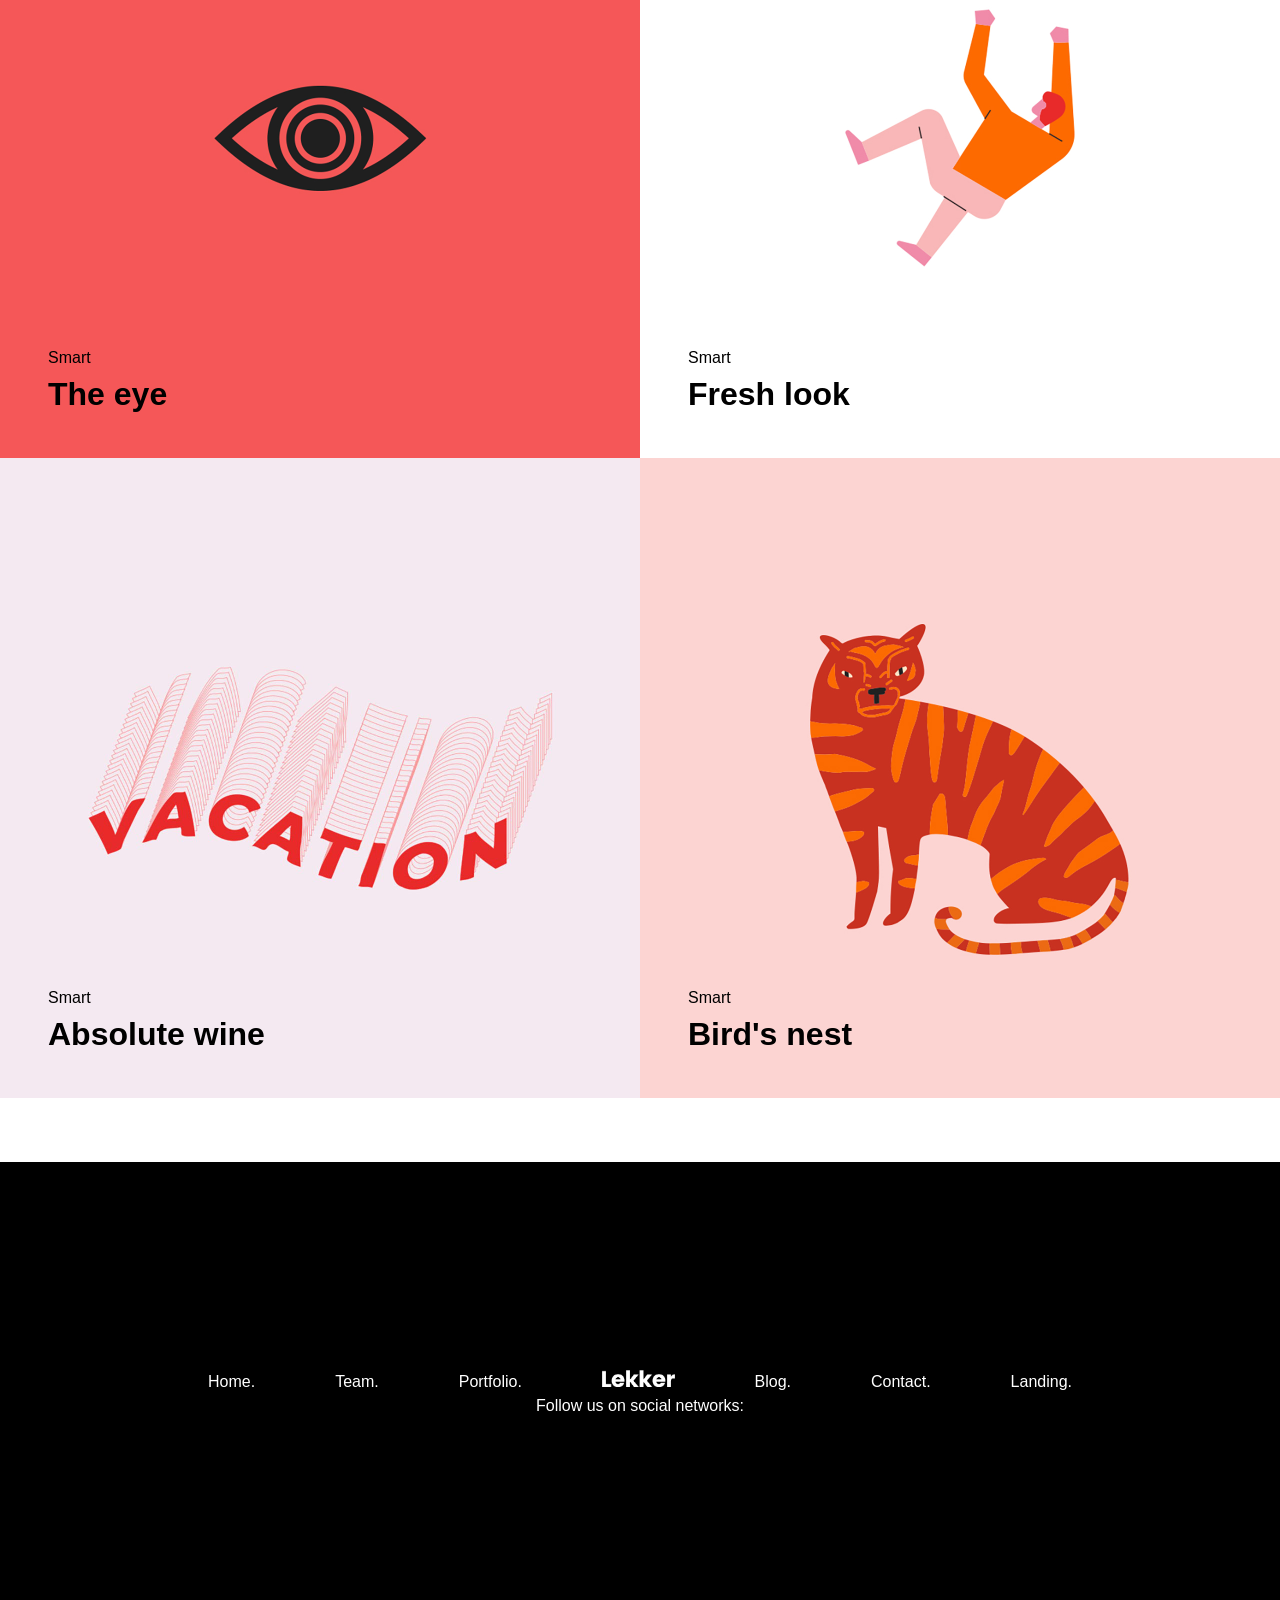
<file: gallery.html>
<!DOCTYPE html>
<html lang="en">
<head>
    <meta charset="UTF-8">
    <meta name="viewport" content="width=device-width, initial-scale=1.0">
    <link rel="stylesheet" href="./assets/css/style.css">
    <title>Gallery</title>
</head>
<body>
          <header class="margenAbajo">
         <h1 class="margenIzqPD">
            <a href="index.html" class="logo">  
                <img class="logo" src="./assets/img/img66.png" alt="logoLekker">
             </a>
        </h1>
        <nav>
            <ul class="flex gap">
             <li><a href="index.html">Home</a></li>
             <li><a href="gallery.html">Gallery</a></li>
             <li><a href="aboutUs.html">About us</a></li>
             <li><a href="projectDetail.html">Project detail</a></li>
             <li><a href="#contacto">Contacto</a></li>
            </ul>
        </nav>
    </header>

    <main>
        <section>
            <div class="grid"> <!-- para ordenarlos -->
                <article class="indexGalleryR">
            <a href="projectDetail.html">
                <img class="wimagen4" src="./assets/img/img50.jpg" alt="img50">
             </a>
             <div class="indexGalleryA">
             <p>Smart</p>
             <h3>Absolutely wild</h3>
             </div>
            </article>
             <article class="indexGalleryR">
            <a href="projectDetail.html">  
                <img class="wimagen4" src="./assets/img/img51.jpg" alt="img51">
             </a>
             <div class="indexGalleryA">
             <p>Smart</p>
             <h3>Skills in pills</h3>
             </div>
            </article>
            <article class="indexGalleryR">
            <a href="projectDetail.html">  
                <img class="wimagen4" src="./assets/img/img52.jpg" alt="img52">
             </a>
             <div class="indexGalleryA">
             <p>Smart</p>
             <h3>Lady's postcard</h3>
             </div>
            </article>
            <article class="indexGalleryR">
            <a href="projectDetail.html">  
                <img class="wimagen4" src="./assets/img/img53.jpg" alt="img53">
             </a>
             <div class="indexGalleryA">
             <p>Smart</p>
             <h3>Goth Fish</h3>
             </div>
            </article>
                <article class="indexGalleryR">
            <a href="projectDetail.html">  
                <img class="wimagen4" src="./assets/img/img54.jpg" alt="img54">
             </a>
             <div class="indexGalleryA">
             <p>Smart</p>
             <h3>The eye</h3>
             </div>
            </article>
                <article class="indexGalleryR">
            <a href="projectDetail.html">  
                <img class="wimagen4" src="./assets/img/img55.jpg" alt="img55">
             </a>
             <div class="indexGalleryA">
             <p>Smart</p>
             <h3>Fresh look</h3>
             </div>
            </article>
                <article class="indexGalleryR">
            <a href="projectDetail.html">  
                <img class="wimagen4" src="./assets/img/img56.jpg" alt="img56">
             </a>
             <div class="indexGalleryA">
             <p>Smart</p>
             <h3>Absolute wine</h3>
             </div>
            </article>
                <article class="indexGalleryR">
            <a href="projectDetail.html">  
                <img class="wimagen4" src="./assets/img/img57.jpg" alt="img57">
             </a>
             <div class="indexGalleryA">
             <p>Smart</p>
             <h3>Bird's nest</h3>
             </div>
            </article>
            </div>
        </section>
    </main>

    <footer>
        <div >
        <article>
            <div class="flex gap">
            <a class="blanco" href="index.html">Home.</a>
            <a class="blanco" href="#us">Team.</a>
            <a class="blanco" href="#ourPortfolio">Portfolio.</a>
            <a href="index.html" class="logo">  
                <img class="margenLogo margenAbajo" src="./assets/img/img65.png" alt="logoFooter">
             </a>
            <a class="blanco" href="#">Blog.</a>
            <a class="blanco" href="#contactoHome">Contact.</a>
            <a class="blanco" href="#">Landing.
            </a>
            </div>
            </article>
            <article>
                <p>Follow us on social networks:</p>
                <!-- links con imagenes a redes sociales. -->
            </article>
        </div>
    </footer>
</body>
</html>
</file>
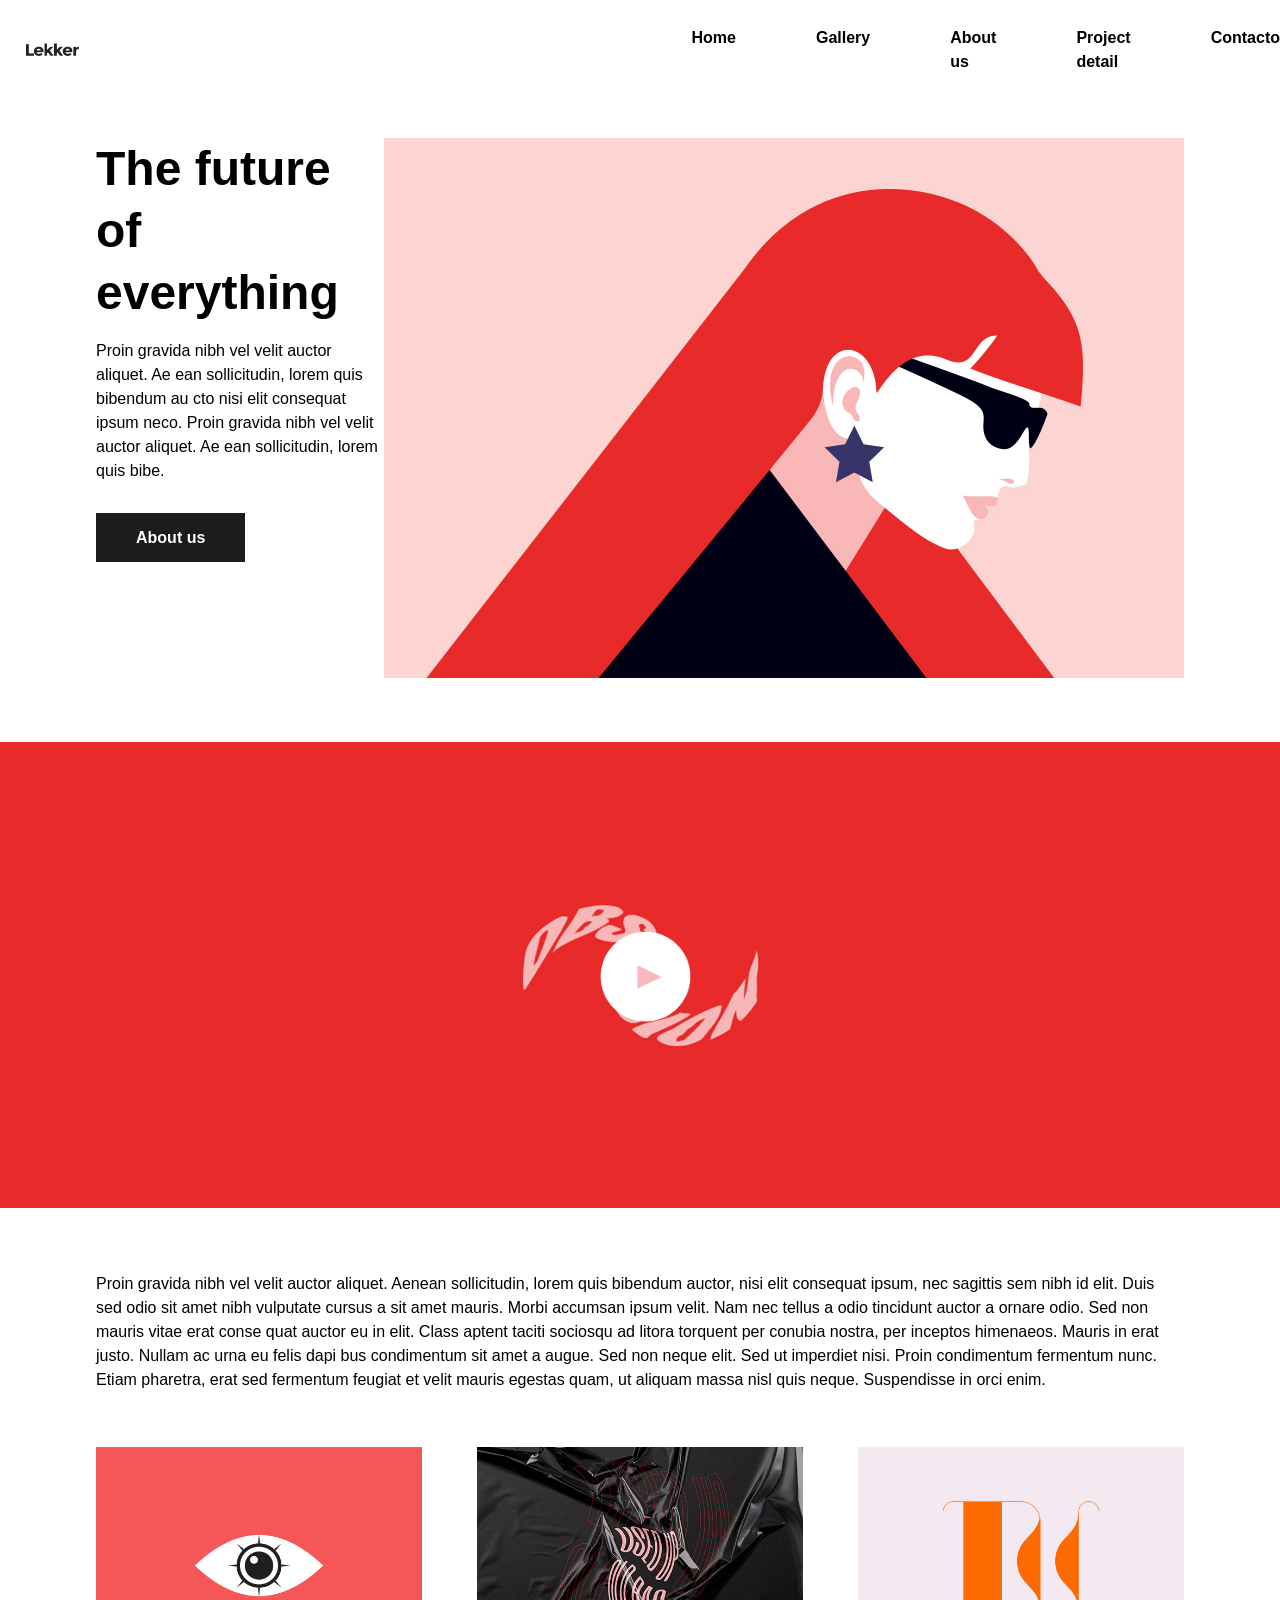
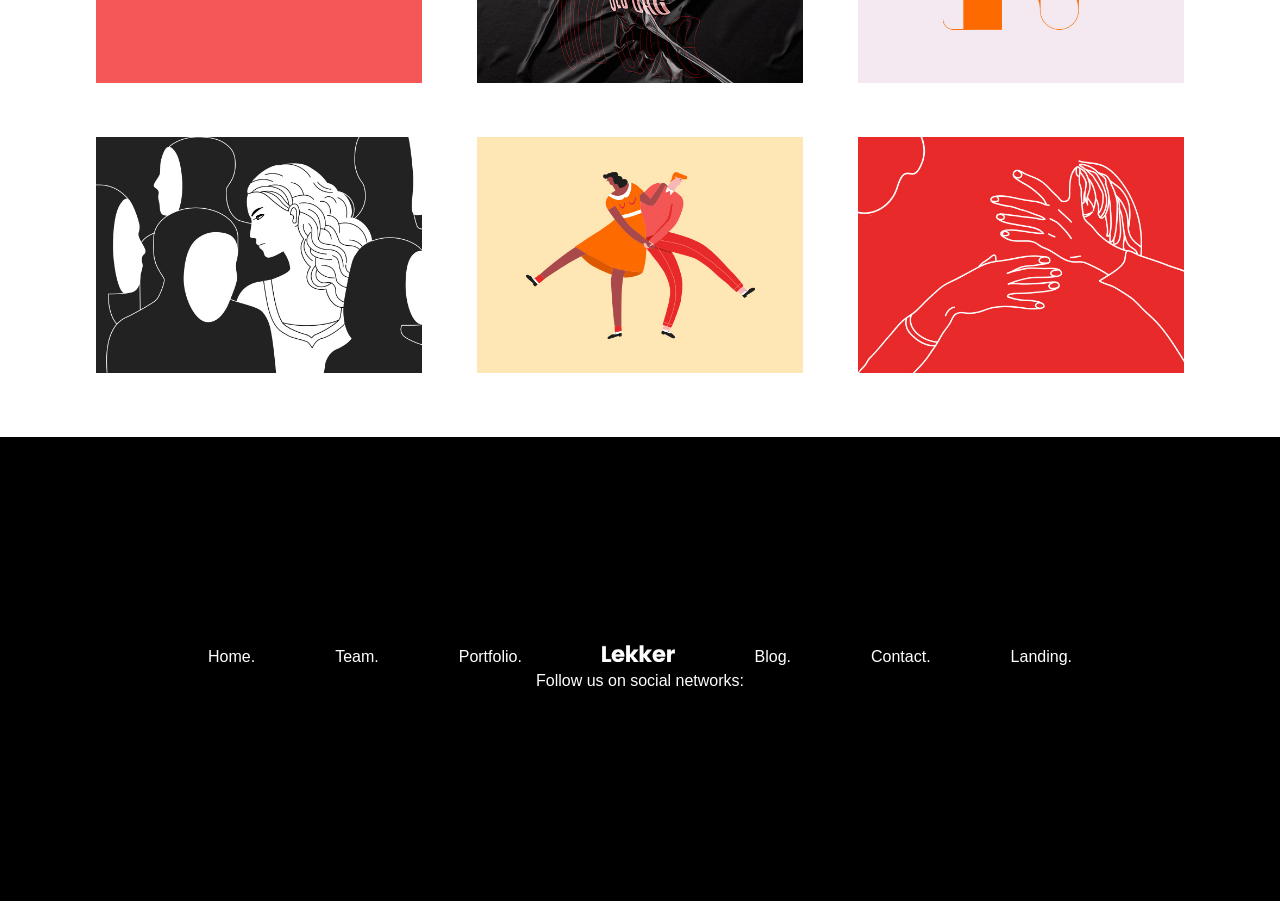
<file: projectDetail.html>
<!DOCTYPE html>
<html lang="en">
<head>
    <meta charset="UTF-8">
    <meta name="viewport" content="width=device-width, initial-scale=1.0">
    <link rel="stylesheet" href="./assets/css/style.css">
    <title>Document</title>
</head>
<body>
      <header class="margenAbajo">
         <h1 class="margenIzqPD">
            <a href="index.html" >  
                <img class="logo" src="./assets/img/img66.png" alt="logoLekker">
             </a>
        </h1>
        <nav>
            <ul class="flex gap">
             <li><a href="index.html">Home</a></li>
             <li><a href="gallery.html">Gallery</a></li>
             <li><a href="aboutUs.html">About us</a></li>
             <li><a href="projectDetail.html">Project detail</a></li>
             <li><a href="#contacto">Contacto</a></li>
            </ul>
        </nav>
    </header>

    <main>
        <section id="inicio" class="wsetenta margenAbajo">
            <div class="flex">
                <div class="wrap wtreinta">
                    <h2 class="poppins-black margenAbajo">The future of everything</h2>
                    <p class="margenTexto">Proin gravida nibh vel velit auctor aliquet. Ae ean sollicitudin, lorem quis bibendum au cto nisi elit consequat ipsum neco. Proin gravida nibh vel velit auctor aliquet. Ae ean sollicitudin, lorem quis bibe.</p>
                    <a class="botonNegro " href="aboutUs.html">About us</a>
                    
                </div>
                    <img src="./assets/img/img58.jpg" alt="img58">
            </div>
        </section>
        <section id="video">
            <div class="margenAbajo wcien contenedor">
                <img class="wcien" src="./assets/img/img69.jpg" alt="">
             <a class="hijo wimagen6" href="https://www.youtube.com/embed/FJI3eNdc9AU?si=wvAm4q0puwD05jKv">
                <img  src="./assets/img/img78.png" alt="">
             </a>
             
             </div>
        </section>
        <section class="wsetenta">
            <div class="margenAbajo">
            <p >Proin gravida nibh vel velit auctor aliquet. Aenean sollicitudin, lorem quis bibendum auctor, nisi elit consequat ipsum, nec sagittis sem nibh id elit. Duis sed odio sit amet nibh vulputate cursus a sit amet mauris. Morbi accumsan ipsum velit. Nam nec tellus a odio tincidunt auctor a ornare odio. Sed non mauris vitae erat conse quat auctor eu in elit. Class aptent taciti sociosqu ad litora torquent per conubia nostra, per inceptos himenaeos. Mauris in erat justo. Nullam ac urna eu felis dapi bus condimentum sit amet a augue. Sed non neque elit. Sed ut imperdiet nisi. Proin condimentum fermentum nunc. Etiam pharetra, erat sed fermentum feugiat et velit mauris egestas quam, ut aliquam massa nisl quis neque. Suspendisse in orci enim.</p>
            </div>
            <div class="flex wrap">
                
                    <img class="wimagen5 margenAbajo imgPD" src="" alt="img59">
                    <img class="wimagen5 imgPD" src="" alt="img60">
                    <img class="wimagen5 margenAbajo imgPD" src="" alt="img61">
                    <img class="wimagen5 imgPD" src="" alt="img62">
                    <img class="wimagen5 imgPD" src="" alt="img63">
                    <img class="wimagen5 imgPD" src="" alt="img64">
              
            </div>
        </section>
    </main>

      <footer>
        <div >
        <article >
            <div class="flex gap">
            <a class="blanco" href="index.html">Home.</a>
            <a class="blanco" href="#us">Team.</a>
            <a class="blanco" href="#ourPortfolio">Portfolio.</a>
            <a href="index.html" class="logo">  
                <img class="margenLogo margenAbajo" src="./assets/img/img65.png" alt="logoFooter">
             </a>
            <a class="blanco" href="#">Blog.</a>
            <a class="blanco" href="#contactoHome">Contact.</a>
            <a class="blanco" href="#">Landing.
            </a>
            </div>
            </article>
            <article>
                <p>Follow us on social networks:</p>
                <!-- links con imagenes a redes sociales. -->
            </article>
        </div>
    </footer>
    <script src="projectDetail.js">
    </script>
</body>
</html>
</file>
<file: assets/css/style.css>
*{
    margin: 0;/*saco el margin que viene por default en todos los elementos*/
    padding: 0;/*saco el padding que viene por default en todos los elementos*/
    box-sizing: border-box;/*modifica el box model*/
    text-decoration: none; /*quita el subrayado, usado especialmente en los elementos a*/
    list-style: none;/*quita la viñeta de las listas*/
    line-height: 1.5;/*interlineado. para mejor legibilidad de los textos*/
    font-family: Verdana, Geneva, Tahoma, sans-serif;/*siempre ofrecer más de una opción de fuentes por seguridad*/
}
header, main, footer{
    max-width: 1920px;
    margin: 0, auto;
}

.margenIzq{
  margin-left: 15%;
}
 header{
  display: flex;             
  justify-content: flex-start;
  align-items: center;
  margin-top: 2%;
  font-family: "Poppins", sans-serif;
  font-weight: 700;
  font-style: normal;
  width: 100%;
  gap: 35em;
  
 }

.headerInicio{
 position: absolute;
 z-index: 10
}
.logo{
max-width: 50%;
height: auto;
}

.margenIzqPD{
  margin-left: 2%;
}

.contenedorColumna{
    display: flex;
    flex-direction: column;
    align-items: flex-start; 
    text-align: left;
    gap: 1em;
}

#sliderImg {
  width: 100%;
  height: 100vh;            
  background-size: cover;      /* Estira la foto para que cubra todo el espacio sin deformarse */
  background-position: center;  
  position: relative;
}
#contenedorSlider{
  height: 100vh;
  display: flex;
  justify-content: space-between;
  align-items: center;
  position: absolute;
  width: 100%;      
  padding: 2em;
}

#contenidoTestimonio{
  text-align: center ;
  width: 70%;
  margin: 0 auto;
}
#sliderTestimonios{

  display: flex;
  justify-content: space-between;
  align-items: center;
  position: absolute;
  width: 100%;      
  padding: 2em; 
}
#testimonios{
  width: 100%;
  position: relative;
}

.overlay-container{
	position: relative;
}

.contenedor{
  position: relative;
  display: flex;
  justify-content: center; 
  align-items: center;     
  width: 100%;
}

.hijo{
position: absolute;
}
.indexGalleryR{
position: relative;
}
.indexGalleryA{
position: absolute;
bottom: 2.5em; 
  left: 3em;     
  z-index: 2;
}
.wimagen6{
  width: 20%;
  height: auto;
}
.overlay{
	position: absolute;
    top: 0;
    left: 0;
    width: 100%;
    height: 100%;
    background-color: rgba(0,0,0,0.5);
    transition: .8s ease;
	opacity:0;
	display: flex;
	justify-content: center;
	align-items: center;
  gap: 1.5;
}
.overlay-container:hover .overlay{
	opacity:1;
}

button{
  background:none;
  color:black;
  padding: 0.5em;
  border: none;
  font-family: "Poppins", sans-serif;
  font-weight: 900;
  font-style: normal;
}
.datosContacto{
  display: flex;
  flex-direction: column;
  gap: 0.3em;
}
h3{
  font-size: 2em;
  font-family: "Poppins", sans-serif;
  font-weight: 700;
  font-style: normal;
}
h2{
  font-size: 3em;
  font-family: "Poppins", sans-serif;
  font-weight: 700;
  font-style: normal;
}
a{
  color: black;
}
.textoBlanco{
  color: white;
  position: absolute;
}
.gapImagenes{
  gap: 0.5em;
}

.fondoGris{
  background-color: #F7F7F7;
}
.columnaCentrado{
   display: flex;
    flex-direction: column;
    align-items: center; 
    gap: 1.5em;
}
#hero{
    align-self: flex-start;
    padding-left: 10em;
    padding-top: 18em;
    padding-bottom: 5em;
}
main{
    display: flex;
    flex-direction: column;
    align-items: center;
}

form{
    display: flex;
    flex-direction: column;
    align-items: flex-start ;
    gap: 1em;
    margin-left: 3%;
}
img{
    display: block;
    max-width: 100%;
    height: auto;
 }
.wsetenta{
    max-width: 85%;
}
.wcien{
    max-width: 100%;

}
.wcincuenta{
    max-width: 60%;
}

.wtreinta{
  max-width: 30%;
}
.flex{
    display: flex;
    justify-content: space-between;
}
.wrap{
    flex-wrap: wrap;
}
.wimagen1{

  height: auto;
}
.wimagen2{
  width: 100%;
  height: 100%;
}
.wimagen3{
    height: auto ;
    width: 90% ;
}

.wimagen5{
  width: 30%;
  height: 30%;
}
.grid{
    display: grid;
    grid-template-columns: 1fr 1fr;
}
.textarea{
  text-align: left;
  background-color: #f7f7f7; 
  border: none;              
  padding: 5em 12em;    
  
}
.input{
  background-color: #f7f7f7; 
  border: none;              
  padding: 1em 1em; 
}
.marcas{
    display: inline;
    height: 13%;
    width: 13%;
    margin-left: 1.5%;
    margin-right: 1.5%;
    margin-bottom: 5%;
}
.gap{
    gap: 5em;}

.centrar{
    text-align: center;
}
.paddingPortfolio{
    padding-left: 2em;
    padding-right: 2em;
    padding-top: 2em;
    padding-bottom: 2em;
}
.margenArriba{
    margin-top: 10%;
}

.margenAbajo{
    margin-bottom: 5%;
}

.margenTexto{
  margin-bottom: 15%;
}

footer{
    background-color: black;
    margin-top: 5%;
    padding: 13em;
    display: flex;
    justify-content: center; 
    color: white;
    text-align: center;
    gap: 1;
}

.blanco{
  color: white;
}
.botonNegro{
    background-color: #1c1c1c; 
    color: #ffffff;
    border: none; 
    border-radius: 0;
    padding-left: 2.5em;
    padding-right: 2.5em;
    padding-top: 1em;
    padding-bottom: 1em;
    font-family: "Poppins", sans-serif;
    font-weight: 600;
    font-style: normal;
}

.numerosGrandes{
  font-size: 10em;
  color: #fde9e8;
  font-family: "Poppins", sans-serif;
  font-weight: 700;
  position: absolute;
}
#prevTestimonio::before{
content: " | ";
color: black;
margin-right: 15px;
}
#nextTestimonio::after{
content: " | ";
color: black;
margin-left: 15px;
}
#prev::before{
content: " | ";
color: black;
margin-right: 15px;
}
#next::after{
content: " | ";
color: black;
margin-left: 15px;
}
.contenedorNumeros{
  position: relative;        
  display: flex;
  justify-content: center;   
  align-items: center;
}
.textoAdelante{
  position: relative;
}
.gapNumerosGrandes{
  gap: 10em;
}
.readMore{
    color: #1c1c1c;
     font-family: "Poppins", sans-serif;
  font-weight: 700;
  font-style: normal;
}
.textoImagenRedonda{
  color: #1c1c1c;
     font-family: "Poppins", sans-serif;
  font-weight: 700;
  font-style: normal;
}
.textoGris{
  color: gray;
}
.readMore::after{
  content: " | ";
color: black;
margin-left: 15px;
}
.poppins-thin {
  font-family: "Poppins", sans-serif;
  font-weight: 100;
  font-style: normal;
}

.poppins-extralight {
  font-family: "Poppins", sans-serif;
  font-weight: 200;
  font-style: normal;
}

.poppins-light {
  font-family: "Poppins", sans-serif;
  font-weight: 300;
  font-style: normal;
}

p {
  font-family: "Poppins", sans-serif;
  font-weight: 400;
  font-style: normal;
}

.poppins-medium {
  font-family: "Poppins", sans-serif;
  font-weight: 500;
  font-style: normal;
}

.poppins-semibold {
  font-size: 0.5;
  font-family: "Poppins", sans-serif;
  font-weight: 600;
  font-style: normal;
}

.poppins-bold{
  font-size: 3.5em;
  font-family: "Poppins", sans-serif;
  font-weight: 700;
  font-style: normal;
}

.poppins-extrabold {
  font-family: "Poppins", sans-serif;
  font-weight: 800;
  font-style: normal;
}

.poppins-black {
  font-size: 3em;
  font-family: "Poppins", sans-serif;
  font-weight: 900;
  font-style: normal;
  line-height: 130%;
}

.poppins-thin-italic {
  font-family: "Poppins", sans-serif;
  font-weight: 100;
  font-style: italic;
}

.poppins-extralight-italic {
  font-family: "Poppins", sans-serif;
  font-weight: 200;
  font-style: italic;
}

.poppins-light-italic {
  font-family: "Poppins", sans-serif;
  font-weight: 300;
  font-style: italic;
}

.poppins-regular-italic {
  font-family: "Poppins", sans-serif;
  font-weight: 400;
  font-style: italic;
}

.poppins-medium-italic {
  font-family: "Poppins", sans-serif;
  font-weight: 500;
  font-style: italic;
}

.poppins-semibold-italic {
  font-family: "Poppins", sans-serif;
  font-weight: 600;
  font-style: italic;
}

.poppins-bold-italic {
  font-family: "Poppins", sans-serif;
  font-weight: 700;
  font-style: italic;
}

.poppins-extrabold-italic {
  font-family: "Poppins", sans-serif;
  font-weight: 800;
  font-style: italic;
}

.poppins-black-italic {
  font-family: "Poppins", sans-serif;
  font-weight: 900;
  font-style: italic;
}
</file>
